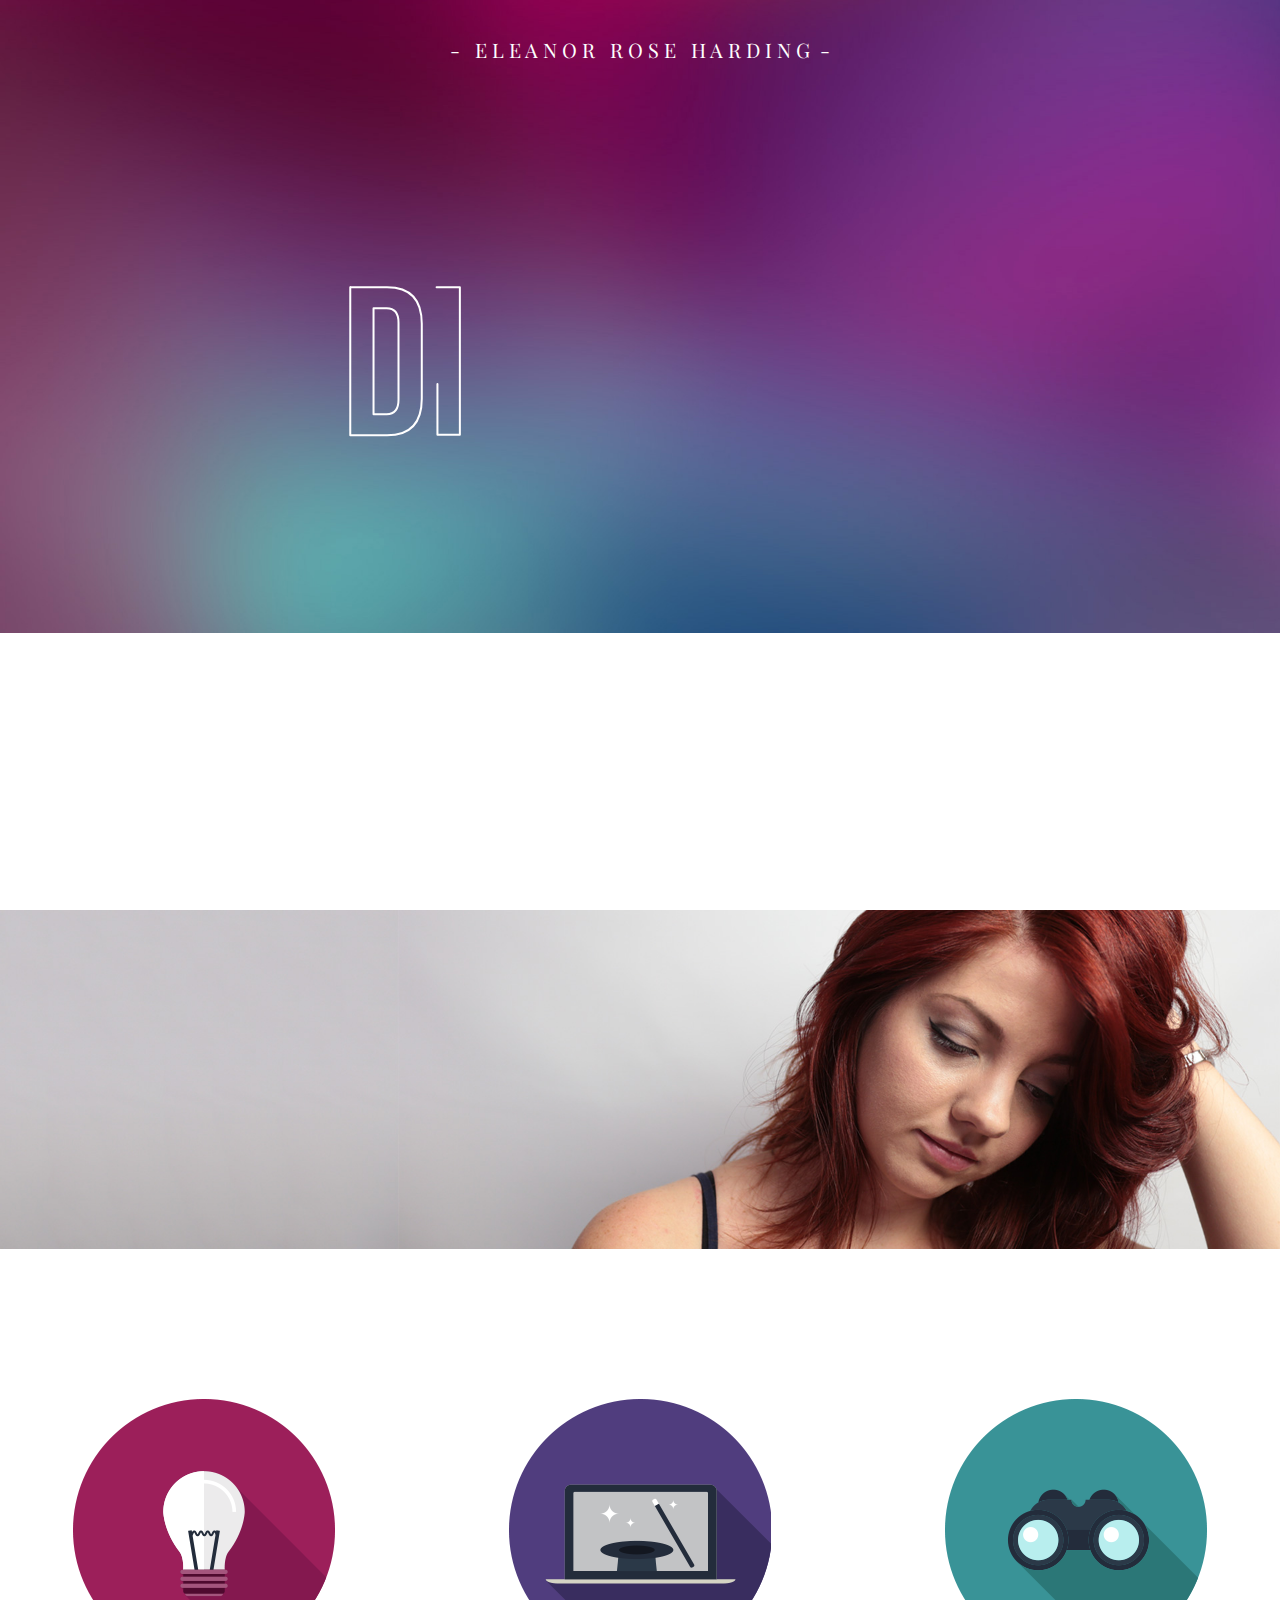
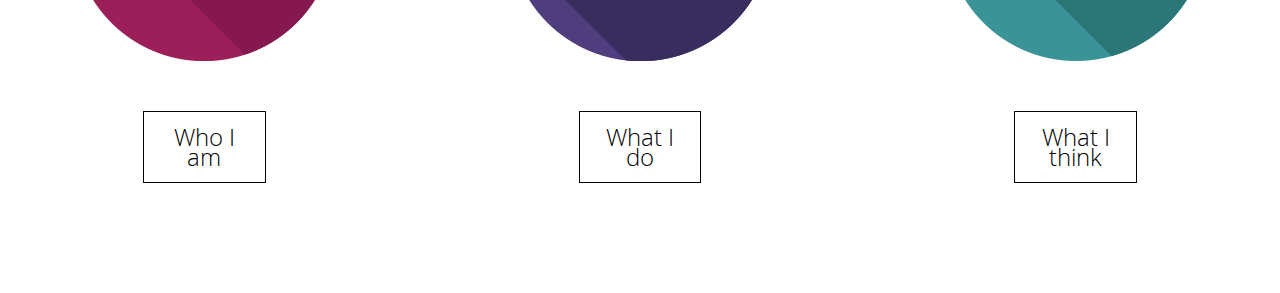
<file: index.html>
<!DOCTYPE html>
<html>
	<head>
		<title> Eleanor Harding </title>
		<link href="css/bootstrap.css" rel="stylesheet" media="screen">
		<link href='http://fonts.googleapis.com/css?family=Playfair+Display:400,700,400italic,700italic' rel='stylesheet' type='text/css'>

		<script src="js/raphael-min.js"></script>
	</head>
	<body>
		<div id="BGimg">
			<img class="landingbgimgs" id="landingbgimg2" src="img/2blurry-bg-2.jpg" />
			<img class="landingbgimgs" id="landingbgimg3" src="img/2blurry-bg-3.jpg" />
			<img id="landingbgimg1" src="img/2blurry-bg-1.jpg"/>
		</div>
		<br/>
		<div id="landingContainer">
			<h2 class='landingHeading'> - &nbsp; E L E A N O R &nbsp; R O S E &nbsp;  H A R D I N G &nbsp;- </h2>
			<div id="siteTitle">

			</div>
			<img src="img/craftsmaster.png" id="craftsmaster"/>

			<div id="titleCreative">

			</div>
			<!--<img src="img/strategist.png" id="creative"/>-->
			<div id="dockedArrow"> <img src="img/arrow.png" alt="arrow" /> </div>
		</div>
		<img id="landingImgEl" src="img/el.jpg" alt="Eleanor Harding" />

		<div class="row-fluid iconDivs">
			<div class="span4">
				<a href="about.html" title="About">
					<img src="img/iconWho.png" alt="Who I am" class="landingIcons"/>
					<p> Who I am </p>
				</a>
			</div>
			<div class="span4">
				<a href="portfolio.html" title="Portfolio">
					<img src="img/iconWhat.png" alt="What I do" class="landingIcons"/>
					<p> What I do </p>
				</a>
			</div>
			<div class="span4">
				<a href="blog.html" title="Blog" >
					<img src="img/iconThink.png" alt="What I think" class="landingIcons" />
					<p> What I think </p>
				</a>
			</div>
		</div>
		<div class="row-fluid spacer">
		</div>


		

		<script src="js/bootstrap.min.js"></script>
		<script src="http://code.jquery.com/jquery-1.11.0.js"></script>
		<script src="js/lazy-line-painter-master/jquery.lazylinepainter-1.4.1.js"></script>
		<script src="js/script.js" language="javascript" type="text/javascript"></script>

	</body>
</html>
</file>
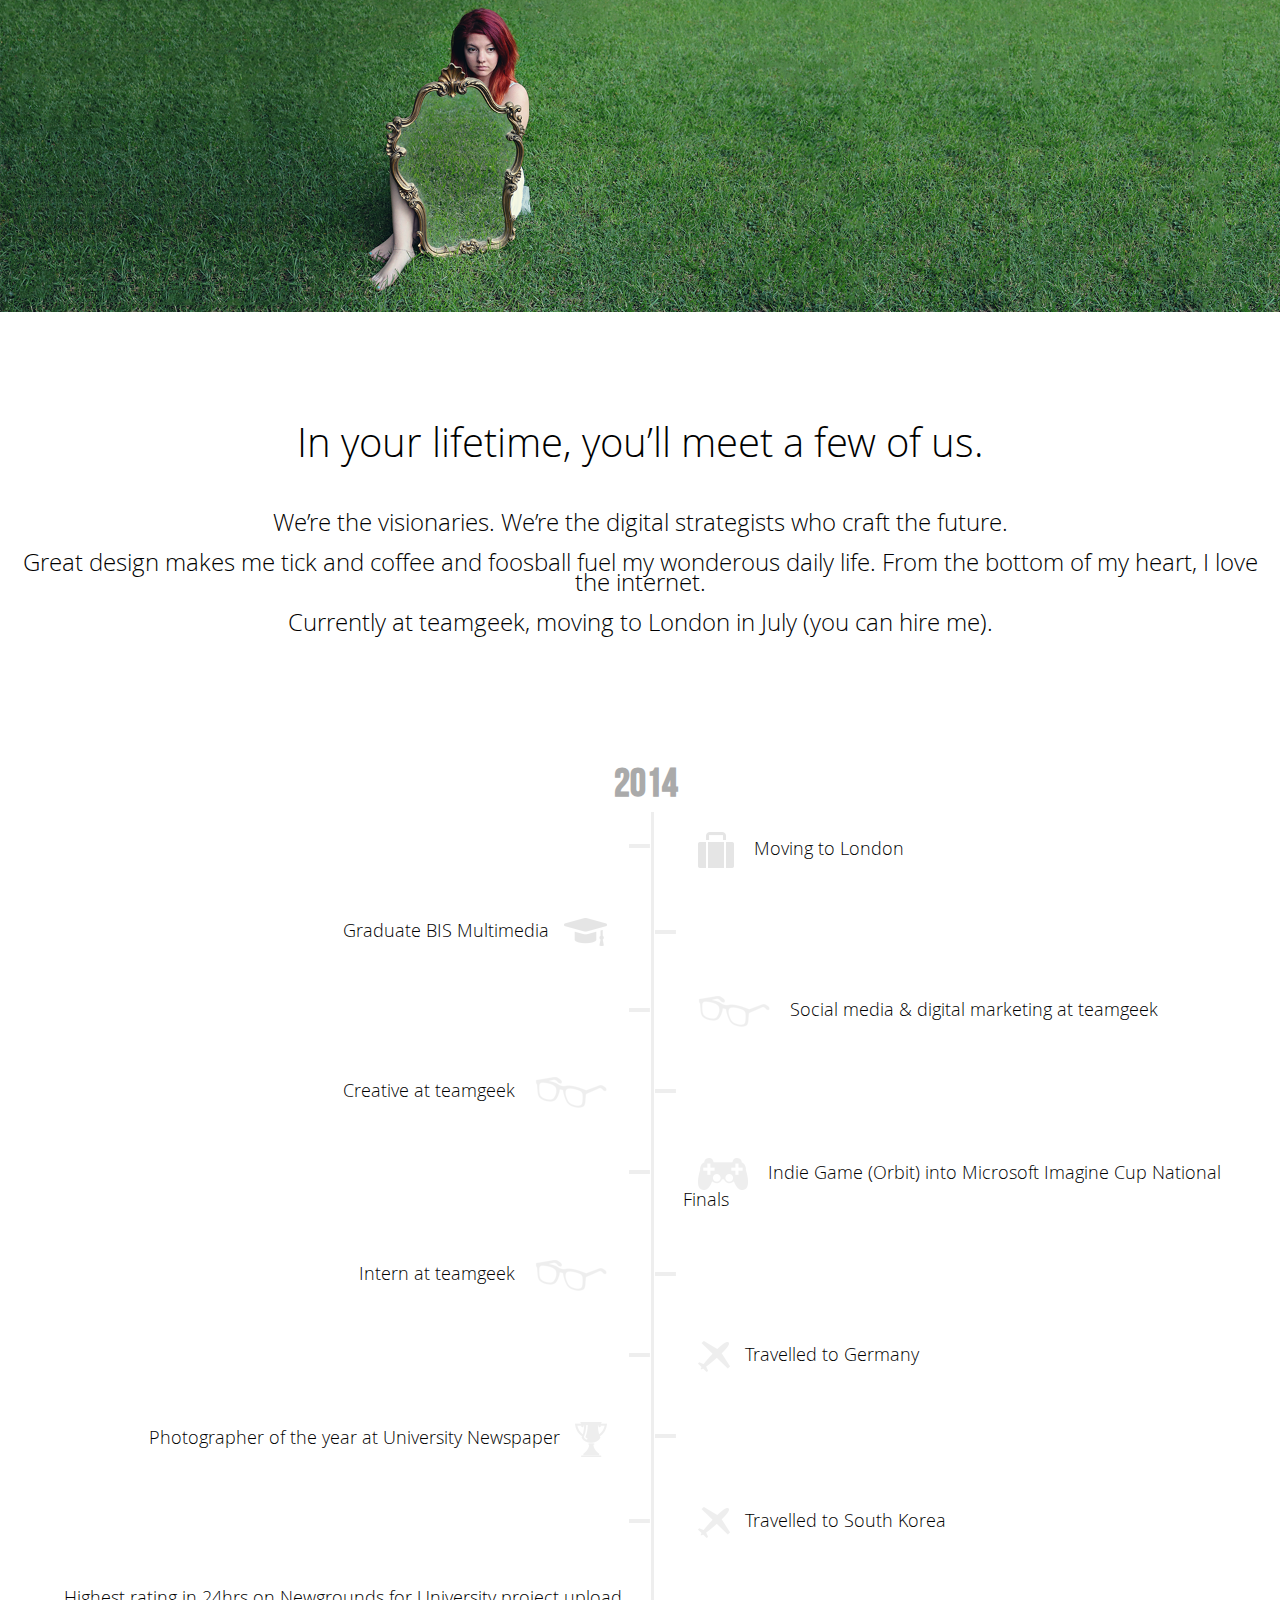
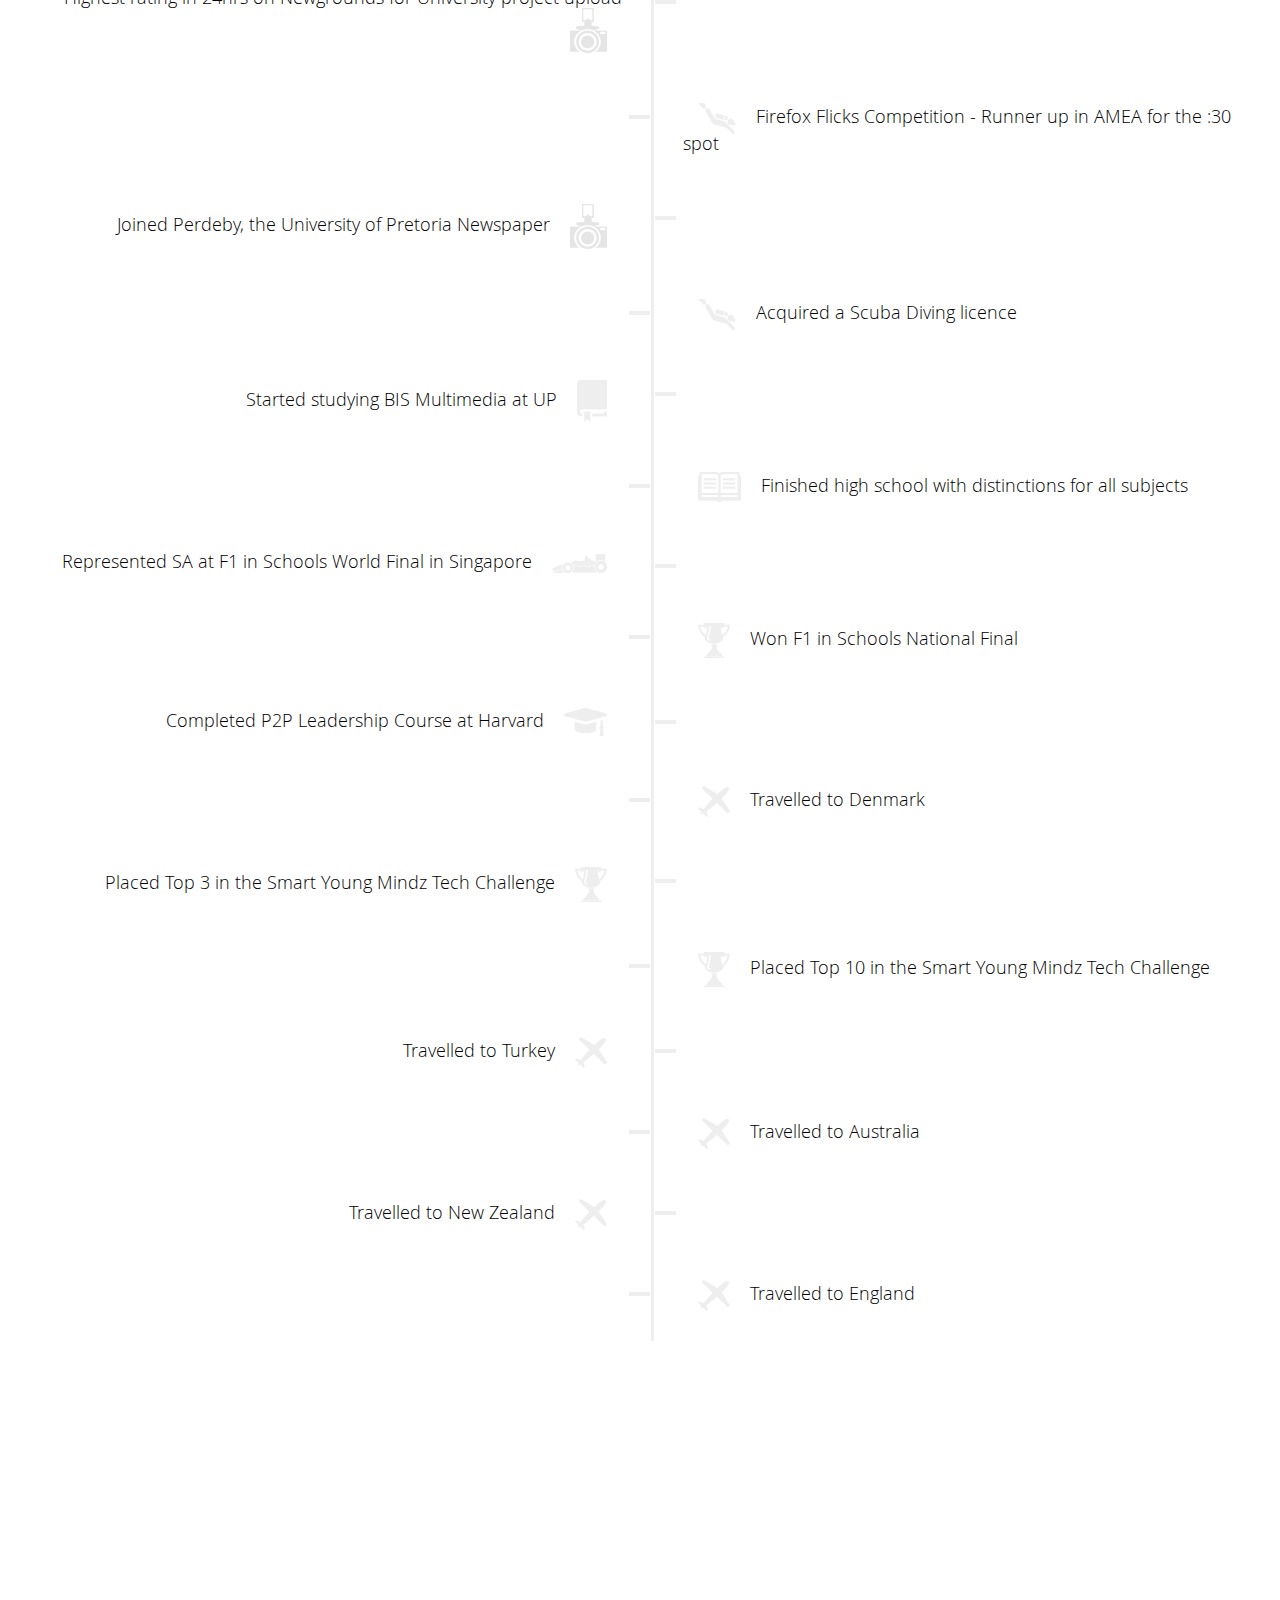
<file: about.html>
<!DOCTYPE html>
<html>
	<head>
		<title> Eleanor Harding </title>
		<link href="css/bootstrap.css" rel="stylesheet" media="screen">
		<link href='http://fonts.googleapis.com/css?family=Playfair+Display:400,700,400italic,700italic' rel='stylesheet' type='text/css'>

		<script type='text/javascript' src='http://d3js.org/d3.v3.min.js'></script>
  		<script type='text/javascript' src='http://d3js.org/topojson.v1.min.js'></script>
 		<script type='text/javascript' src='js/planetaryjs.min.js'></script>	
	</head>
	<body id="about">
		<div>
			<img src="img/grassyel.png" alt="Grassy El"/>
		</div>
		<div class="spacer"> </div>
		<div id="aboutIntro" class="center">
			<p id="aboutIntroText"> In your lifetime, you’ll meet a few of us.  </p> <br/>
			<p id="aboutText2" > We’re the visionaries. We’re the digital strategists who craft the future. </p>
			<p>		Great design makes me tick and coffee and foosball fuel my wonderous
					daily life. From the bottom of my heart, I love the internet.
			</p>
			<p>
					Currently at teamgeek, moving to London in July (you can hire me).
			</p>
		</div>
		<div class="spacer"> </div>

		<h3 class="center"> &nbsp; 2014 </h3>

		<ul class="timeline">
			<li class="timeline-inverted">
				<div class="timeline-panel">
					<div class="timeline-heading">
						<h4 class="timeline-title"> <img src="img/suitcase.png" alt="suitcase icon"> Moving to London </h4>
					</div>
				</div>
			</li>
			<li class="timeline-left">
				<div class="timeline-panel">
					<div class="timeline-heading">
						<h4 class="timeline-title"> Graduate BIS Multimedia<img src="img/grad.png" alt="grad icon"> </h4>
					</div>
				</div>
			</li>
			<li class="timeline-inverted">
				<div class="timeline-panel">
					<div class="timeline-heading">
						<h4 class="timeline-title"> <img src="img/teamgeek.png" alt="teamgeek logo">   Social media & digital marketing at teamgeek </h4>
					</div>
				</div>
			</li>
			<li class="timeline-left">
				<div class="timeline-panel">
					<div class="timeline-heading">
						<h4 class="timeline-title"> Creative at teamgeek   <img src="img/teamgeek.png" alt="teamgeek logo"> </h4>
					</div>
				</div>
			</li>
			<li class="timeline-inverted">
				<div class="timeline-panel">
					<div class="timeline-heading">
						<h4 class="timeline-title"> <img src="img/gamecontroller.png" alt="controller"> Indie Game (Orbit) into Microsoft Imagine Cup National Finals </h4>
					</div>
				</div>
			</li>
			<li class="timeline-left">
				<div class="timeline-panel">
					<div class="timeline-heading">
						<h4 class="timeline-title"> Intern at teamgeek <img src="img/teamgeek.png" alt="teamgeek logo" </h4>
					</div>
				</div>
			</li>
			<li class="timeline-inverted">
				<div class="timeline-panel">
					<div class="timeline-heading">
						<h4 class="timeline-title"> <img src="img/plane.png" alt="airplane icon">Travelled to Germany </h4>
					</div>
				</div>
			</li>
			<li class="timeline-left">
				<div class="timeline-panel">
					<div class="timeline-heading">
						<h4 class="timeline-title"> Photographer of the year at University Newspaper<img src="img/trophy.png" alt="trophy icon" </h4>
					</div>
				</div>
			</li>
			<li class="timeline-inverted">
				<div class="timeline-panel">
					<div class="timeline-heading">
						<h4 class="timeline-title"> <img src="img/plane.png" alt="airplane icon">Travelled to South Korea </h4>
					</div>
				</div>
			</li>
			<li class="timeline-left">
				<div class="timeline-panel">
					<div class="timeline-heading">
						<h4 class="timeline-title"> Highest rating in 24hrs on Newgrounds for University project upload <img src="img/camera.png" alt="camera icon"/> </h4>
					</div>
				</div>
			</li>
			<li class="timeline-inverted">
				<div class="timeline-panel">
					<div class="timeline-heading">
						<h4 class="timeline-title"> <img src="img/scuba.png" alt="scuba icon">  Firefox Flicks Competition - Runner up in AMEA for the :30 spot </h4>
					</div>
				</div>
			</li>
			<li class="timeline-left">
				<div class="timeline-panel">
					<div class="timeline-heading">
						<h4 class="timeline-title"> Joined Perdeby, the University of Pretoria Newspaper <img src="img/camera.png" alt="camera icon"/> </h4>
					</div>
				</div>
			</li>
			<li class="timeline-inverted">
				<div class="timeline-panel">
					<div class="timeline-heading">
						<h4 class="timeline-title"> <img src="img/scuba.png" alt="scuba icon">  Acquired a Scuba Diving licence </h4>
					</div>
				</div>
			</li>
			<li class="timeline-left">
				<div class="timeline-panel">
					<div class="timeline-heading">
						<h4 class="timeline-title"> Started studying BIS Multimedia at UP <img src="img/study.png" alt="book icon"> </h4>
					</div>
				</div>
			</li>
			<li class="timeline-inverted">
				<div class="timeline-panel">
					<div class="timeline-heading">
						<h4 class="timeline-title"> <img src="img/open-book.png" alt="book icon"> Finished high school with distinctions for all subjects </h4>
					</div>
				</div>
			</li>
			<li class="timeline-left">
				<div class="timeline-panel">
					<div class="timeline-heading">
						<h4 class="timeline-title"> Represented SA at F1 in Schools World Final in Singapore  <img src="img/F1.png" alt="F1 icon"> </h4>
					</div>
				</div>
			</li>
			<li class="timeline-inverted">
				<div class="timeline-panel">
					<div class="timeline-heading">
						<h4 class="timeline-title"> <img src="img/trophy.png" alt="trophy icon">  Won F1 in Schools National Final </h4>
					</div>
				</div>
			</li>
			<li class="timeline-left">
				<div class="timeline-panel">
					<div class="timeline-heading">
						<h4 class="timeline-title"> Completed P2P Leadership Course at Harvard <img src="img/gradcap.png" alt="gradcap icon"> </h4>
					</div>
				</div>
			</li>
			<li class="timeline-inverted">
				<div class="timeline-panel">
					<div class="timeline-heading">
						<h4 class="timeline-title"> <img src="img/plane.png" alt="airplane icon">  Travelled to Denmark </h4>
					</div>
				</div>
			</li>
			<li class="timeline-left">
				<div class="timeline-panel">
					<div class="timeline-heading">
						<h4 class="timeline-title"> Placed Top 3 in the Smart Young Mindz Tech Challenge <img src="img/trophy.png" alt="trophy icon"> </h4>
					</div>
				</div>
			</li>
			<li class="timeline-inverted">
				<div class="timeline-panel">
					<div class="timeline-heading">
						<h4 class="timeline-title"> <img src="img/trophy.png" alt="trophy icon"> Placed Top 10 in the Smart Young Mindz Tech Challenge</h4>
					</div>
				</div>
			</li>
			<li class="timeline-left">
				<div class="timeline-panel">
					<div class="timeline-heading">
						<h4 class="timeline-title"> Travelled to Turkey <img src="img/plane.png" alt="airplane icon"> </h4>
					</div>
				</div>
			</li>
			<li class="timeline-inverted">
				<div class="timeline-panel">
					<div class="timeline-heading">
						<h4 class="timeline-title"> <img src="img/plane.png" alt="airplane icon"> Travelled to Australia</h4>
					</div>
				</div>
			</li>
			<li class="timeline-left">
				<div class="timeline-panel">
					<div class="timeline-heading">
						<h4 class="timeline-title"> Travelled to New Zealand <img src="img/plane.png" alt="airplane icon"> </h4>
					</div>
				</div>
			</li>
			<li class="timeline-inverted">
				<div class="timeline-panel">
					<div class="timeline-heading">
						<h4 class="timeline-title"> <img src="img/plane.png" alt="airplane icon"> Travelled to England</h4>
					</div>
				</div>
			</li>
		</ul>

		<div class="row center globeSpin">
			<canvas id='rotatingGlobe' width='400' height='400' style='width: 400px; height: 400px; cursor: move;'></canvas>
		</div>

		<script src="js/bootstrap.min.js"></script>
		<script src="http://code.jquery.com/jquery-1.11.0.js"></script>
		<script src="js/lazy-line-painter-master/jquery.lazylinepainter-1.4.1.js"></script>
		<script src="js/script.js" language="javascript" type="text/javascript"></script>
	</body>

</html>
</file>
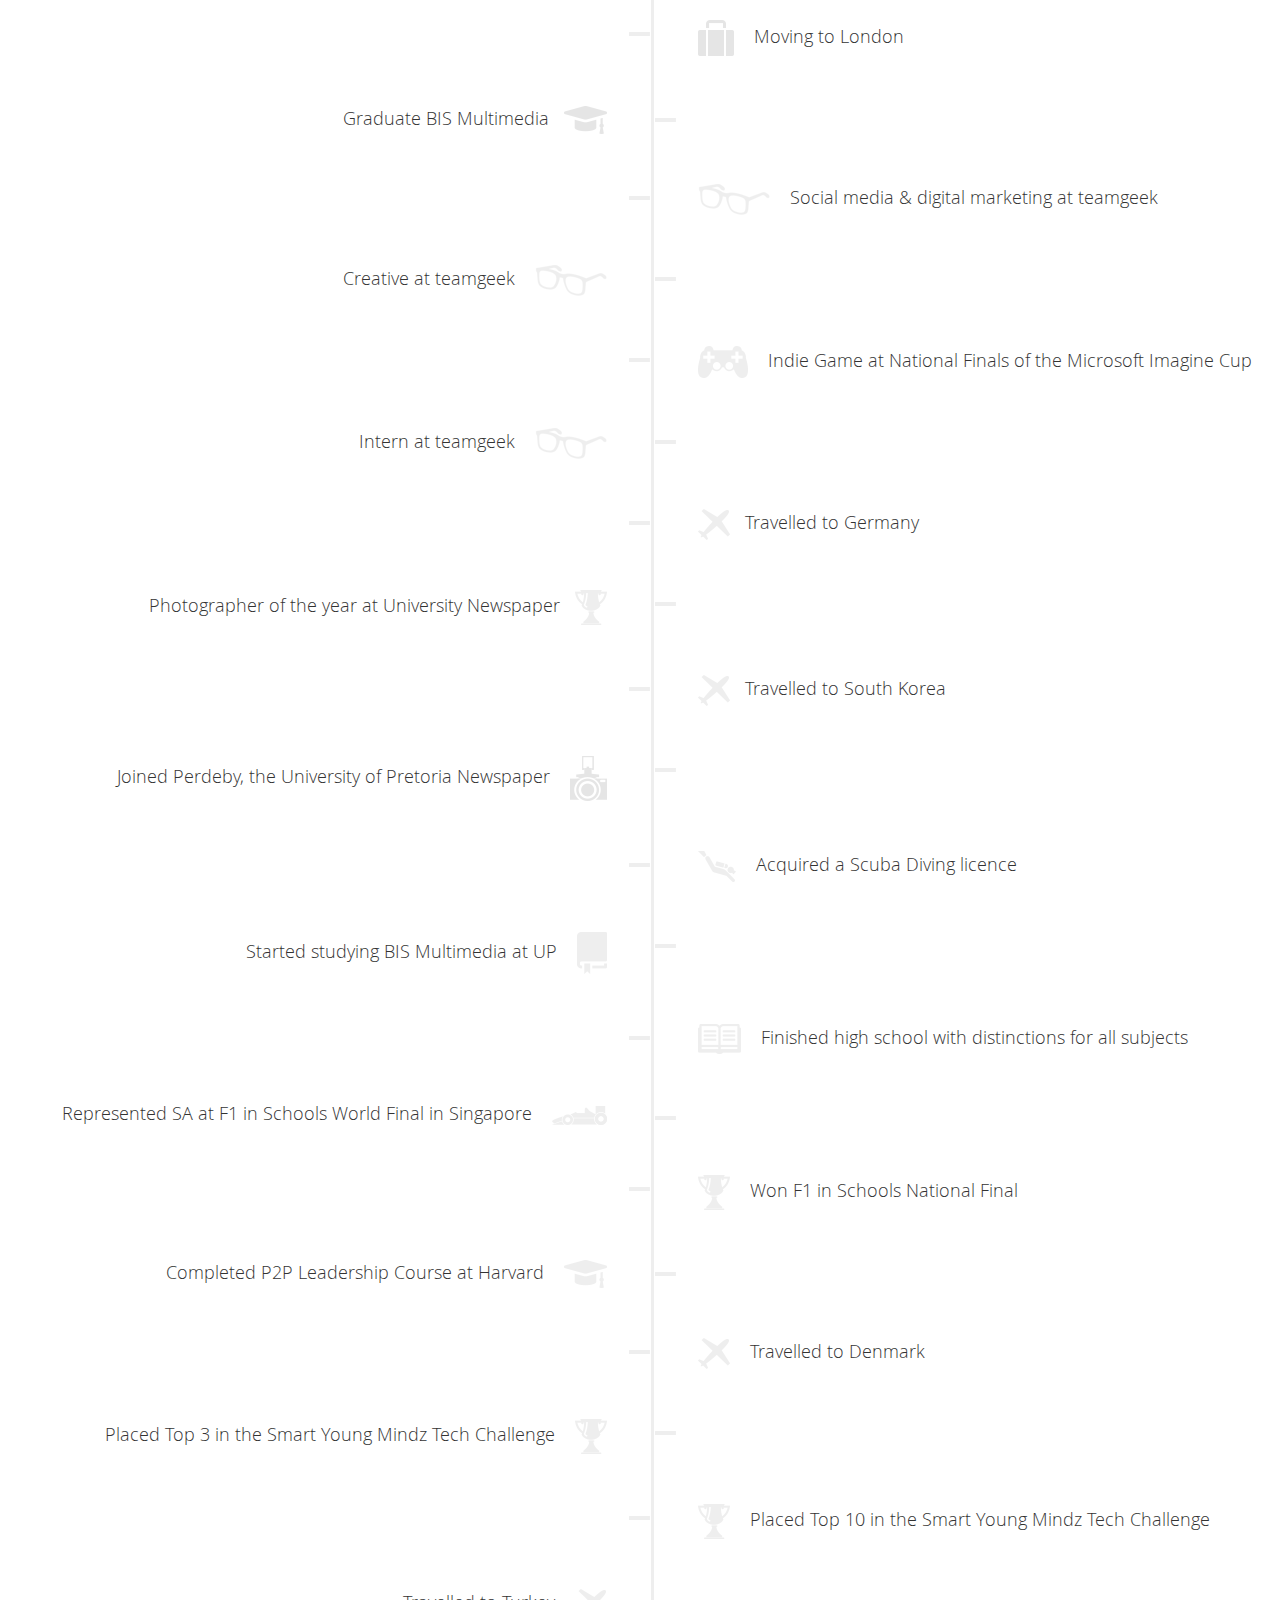
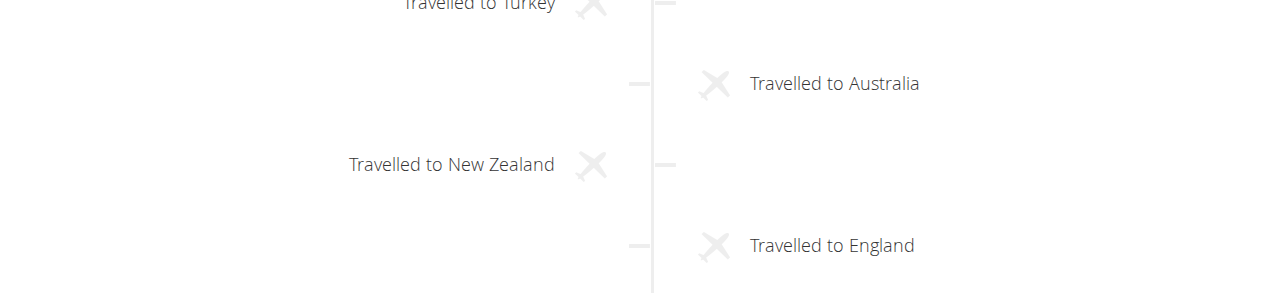
<file: about2.html>
<!DOCTYPE html>
<html>
	<head>
		<title> Eleanor Harding </title>
		<link href="css/bootstrap.css" rel="stylesheet" media="screen">
		<link href='http://fonts.googleapis.com/css?family=Playfair+Display:400,700,400italic,700italic' rel='stylesheet' type='text/css'>
	</head>
	<body>
		<ul class="timeline">
			<li class="timeline-inverted">
				<div class="timeline-panel">
					<div class="timeline-heading">
						<h4 class="timeline-title"> <img src="img/suitcase.png" alt="suitcase icon"> Moving to London </h4>
					</div>
				</div>
			</li>
			<li class="timeline-left">
				<div class="timeline-panel">
					<div class="timeline-heading">
						<h4 class="timeline-title"> Graduate BIS Multimedia<img src="img/grad.png" alt="grad icon"> </h4>
					</div>
				</div>
			</li>
			<li class="timeline-inverted">
				<div class="timeline-panel">
					<div class="timeline-heading">
						<h4 class="timeline-title"> <img src="img/teamgeek.png" alt="teamgeek logo">   Social media & digital marketing at teamgeek </h4>
					</div>
				</div>
			</li>
			<li class="timeline-left">
				<div class="timeline-panel">
					<div class="timeline-heading">
						<h4 class="timeline-title"> Creative at teamgeek   <img src="img/teamgeek.png" alt="teamgeek logo"> </h4>
					</div>
				</div>
			</li>
			<li class="timeline-inverted">
				<div class="timeline-panel">
					<div class="timeline-heading">
						<h4 class="timeline-title"> <img src="img/gamecontroller.png" alt="controller"> Indie Game at National Finals of the Microsoft Imagine Cup </h4>
					</div>
				</div>
			</li>
			<li class="timeline-left">
				<div class="timeline-panel">
					<div class="timeline-heading">
						<h4 class="timeline-title"> Intern at teamgeek <img src="img/teamgeek.png" alt="teamgeek logo" </h4>
					</div>
				</div>
			</li>
			<li class="timeline-inverted">
				<div class="timeline-panel">
					<div class="timeline-heading">
						<h4 class="timeline-title"> <img src="img/plane.png" alt="airplane icon">Travelled to Germany </h4>
					</div>
				</div>
			</li>
			<li class="timeline-left">
				<div class="timeline-panel">
					<div class="timeline-heading">
						<h4 class="timeline-title"> Photographer of the year at University Newspaper<img src="img/trophy.png" alt="trophy icon" </h4>
					</div>
				</div>
			</li>
			<li class="timeline-inverted">
				<div class="timeline-panel">
					<div class="timeline-heading">
						<h4 class="timeline-title"> <img src="img/plane.png" alt="airplane icon">Travelled to South Korea </h4>
					</div>
				</div>
			</li>
			<li class="timeline-left">
				<div class="timeline-panel">
					<div class="timeline-heading">
						<h4 class="timeline-title"> Joined Perdeby, the University of Pretoria Newspaper <img src="img/camera.png" alt="camera icon"/> </h4>
					</div>
				</div>
			</li>
			<li class="timeline-inverted">
				<div class="timeline-panel">
					<div class="timeline-heading">
						<h4 class="timeline-title"> <img src="img/scuba.png" alt="scuba icon">  Acquired a Scuba Diving licence </h4>
					</div>
				</div>
			</li>
			<li class="timeline-left">
				<div class="timeline-panel">
					<div class="timeline-heading">
						<h4 class="timeline-title"> Started studying BIS Multimedia at UP <img src="img/study.png" alt="book icon"> </h4>
					</div>
				</div>
			</li>
			<li class="timeline-inverted">
				<div class="timeline-panel">
					<div class="timeline-heading">
						<h4 class="timeline-title"> <img src="img/open-book.png" alt="book icon"> Finished high school with distinctions for all subjects </h4>
					</div>
				</div>
			</li>
			<li class="timeline-left">
				<div class="timeline-panel">
					<div class="timeline-heading">
						<h4 class="timeline-title"> Represented SA at F1 in Schools World Final in Singapore  <img src="img/F1.png" alt="F1 icon"> </h4>
					</div>
				</div>
			</li>
			<li class="timeline-inverted">
				<div class="timeline-panel">
					<div class="timeline-heading">
						<h4 class="timeline-title"> <img src="img/trophy.png" alt="trophy icon">  Won F1 in Schools National Final </h4>
					</div>
				</div>
			</li>
			<li class="timeline-left">
				<div class="timeline-panel">
					<div class="timeline-heading">
						<h4 class="timeline-title"> Completed P2P Leadership Course at Harvard <img src="img/gradcap.png" alt="gradcap icon"> </h4>
					</div>
				</div>
			</li>
			<li class="timeline-inverted">
				<div class="timeline-panel">
					<div class="timeline-heading">
						<h4 class="timeline-title"> <img src="img/plane.png" alt="airplane icon">  Travelled to Denmark </h4>
					</div>
				</div>
			</li>
			<li class="timeline-left">
				<div class="timeline-panel">
					<div class="timeline-heading">
						<h4 class="timeline-title"> Placed Top 3 in the Smart Young Mindz Tech Challenge <img src="img/trophy.png" alt="trophy icon"> </h4>
					</div>
				</div>
			</li>
			<li class="timeline-inverted">
				<div class="timeline-panel">
					<div class="timeline-heading">
						<h4 class="timeline-title"> <img src="img/trophy.png" alt="trophy icon"> Placed Top 10 in the Smart Young Mindz Tech Challenge</h4>
					</div>
				</div>
			</li>
			<li class="timeline-left">
				<div class="timeline-panel">
					<div class="timeline-heading">
						<h4 class="timeline-title"> Travelled to Turkey <img src="img/plane.png" alt="airplane icon"> </h4>
					</div>
				</div>
			</li>
			<li class="timeline-inverted">
				<div class="timeline-panel">
					<div class="timeline-heading">
						<h4 class="timeline-title"> <img src="img/plane.png" alt="airplane icon"> Travelled to Australia</h4>
					</div>
				</div>
			</li>
			<li class="timeline-left">
				<div class="timeline-panel">
					<div class="timeline-heading">
						<h4 class="timeline-title"> Travelled to New Zealand <img src="img/plane.png" alt="airplane icon"> </h4>
					</div>
				</div>
			</li>
			<li class="timeline-inverted">
				<div class="timeline-panel">
					<div class="timeline-heading">
						<h4 class="timeline-title"> <img src="img/plane.png" alt="airplane icon"> Travelled to England</h4>
					</div>
				</div>
			</li>
		</ul>


		<script src="js/bootstrap.min.js"></script>
		<script src="http://code.jquery.com/jquery-1.11.0.js"></script>
		<script src="js/lazy-line-painter-master/jquery.lazylinepainter-1.4.1.js"></script>
		<script src="js/script.js" language="javascript" type="text/javascript"></script>
	</body>

</html>
</file>
